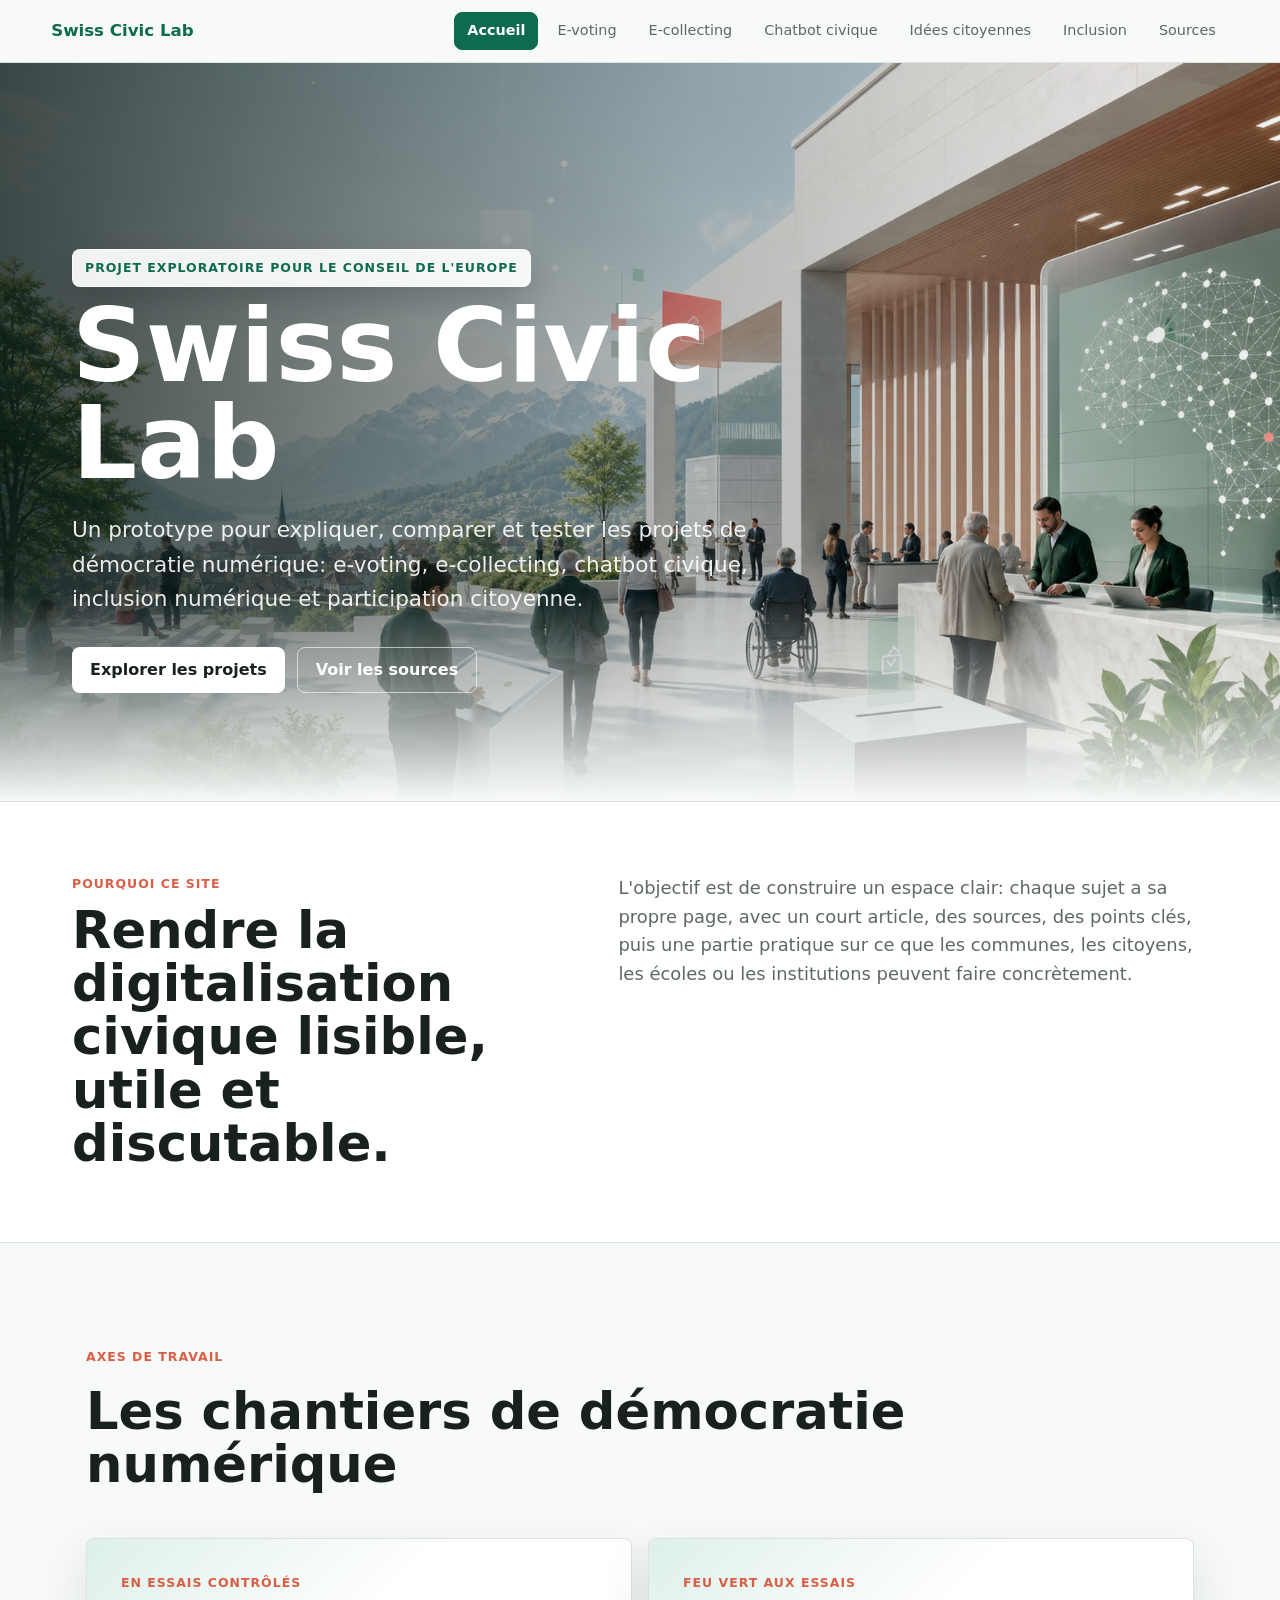
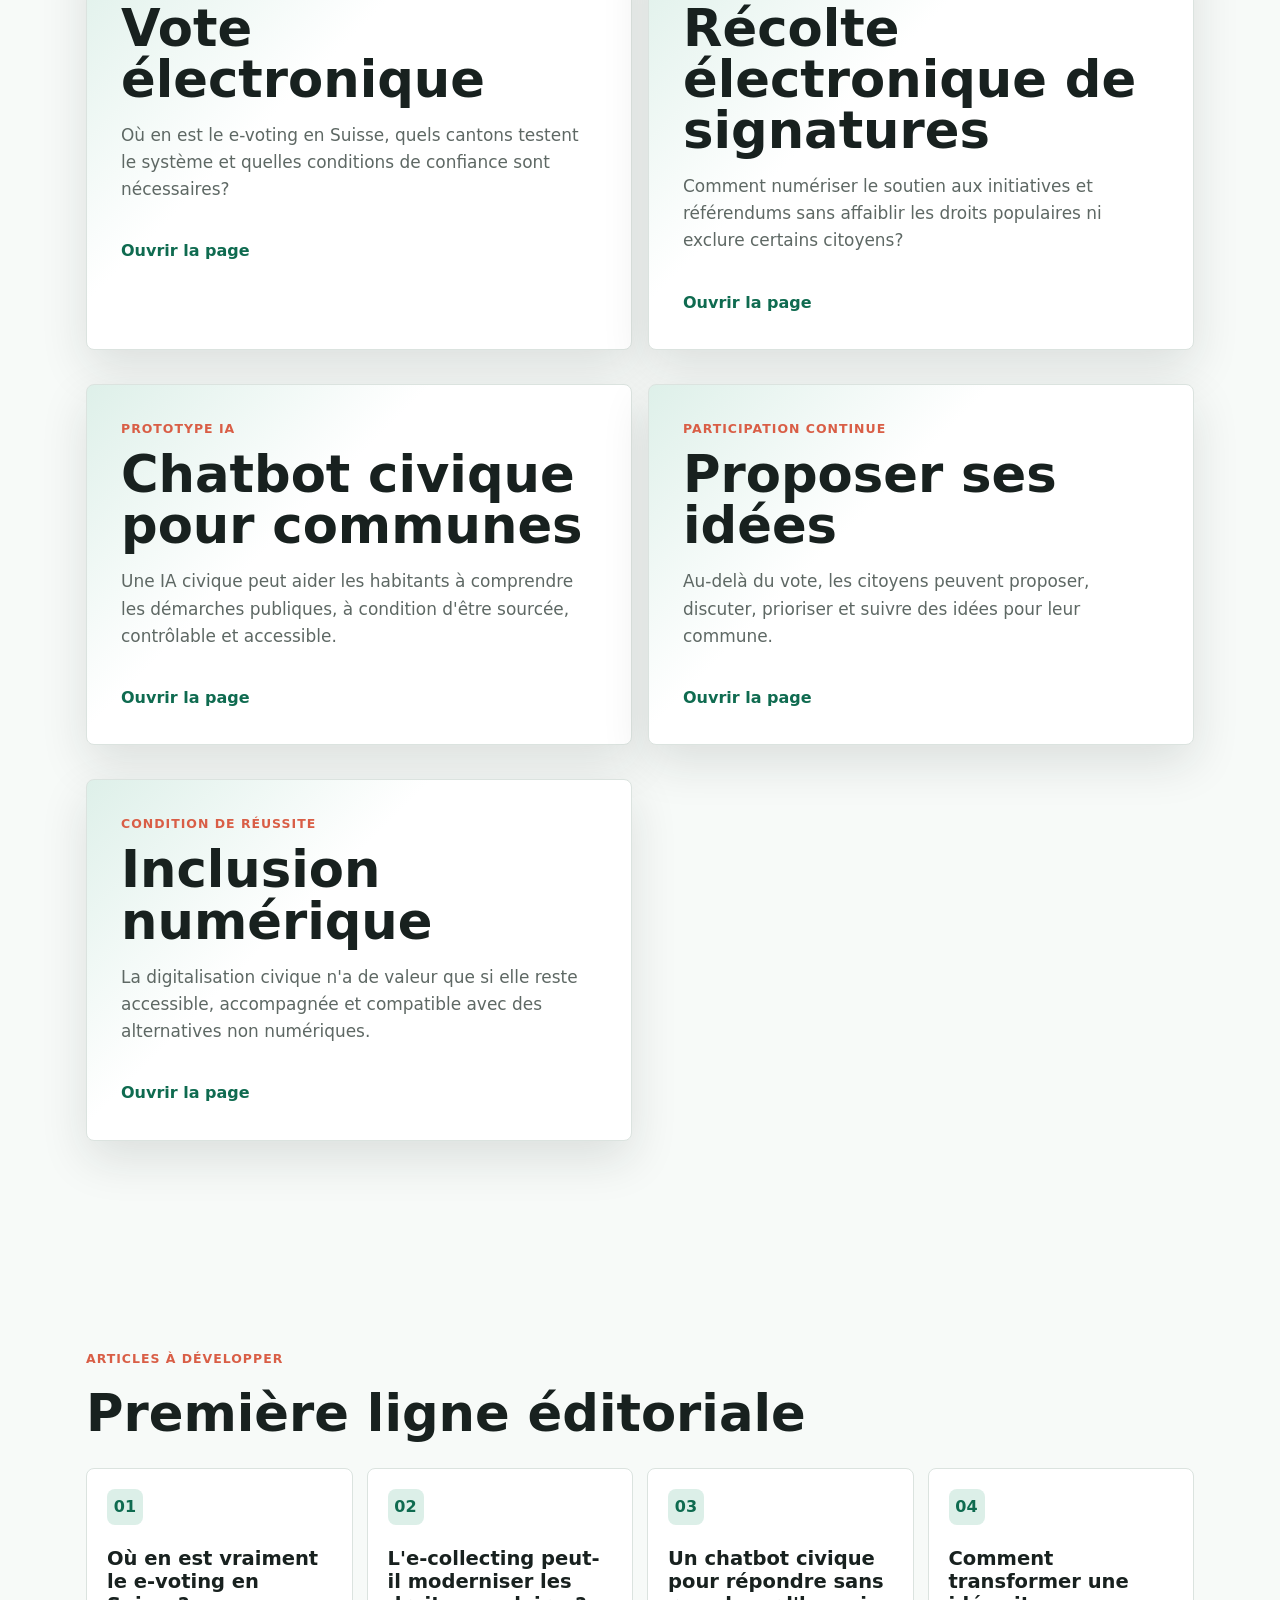
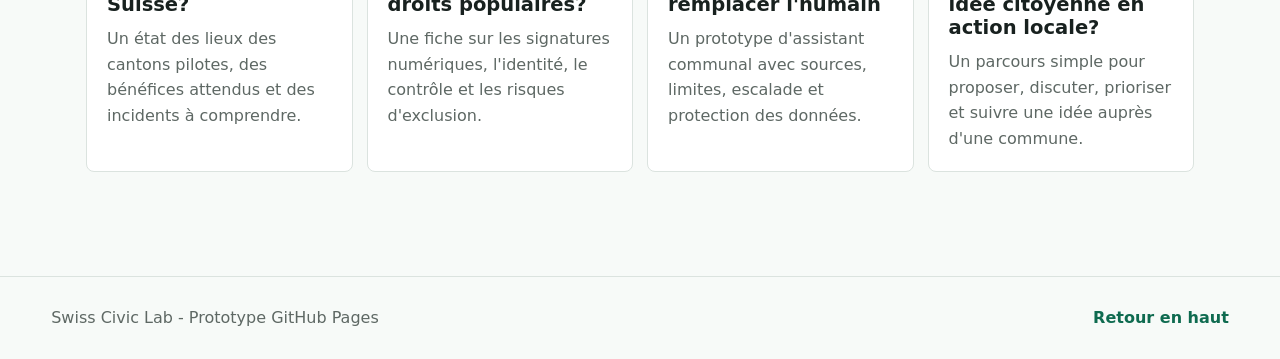
<file: index.html>
<!doctype html>
<html lang="fr">
  <head>
    <meta charset="utf-8" />
    <meta name="viewport" content="width=device-width, initial-scale=1" />
    <meta
      name="description"
      content="Swiss Civic Lab explore la démocratie numérique en Suisse: vote électronique, e-collecting, IA civique, inclusion numérique et participation citoyenne."
    />
    <title>Swiss Civic Lab</title>
    <link rel="preload" href="assets/hero-civic-tech.png" as="image" />
    <link rel="stylesheet" href="styles.css" />
  </head>
  <body>
    <header class="site-header">
      <a class="brand" href="index.html" aria-label="Swiss Civic Lab accueil">
        <span>Swiss Civic Lab</span>
      </a>
      <nav class="top-nav" aria-label="Navigation principale">
        <a class="nav-tab is-active" href="index.html">Accueil</a>
        <a class="nav-tab" href="evoting.html">E-voting</a>
        <a class="nav-tab" href="ecollecting.html">E-collecting</a>
        <a class="nav-tab" href="chatbot.html">Chatbot civique</a>
        <a class="nav-tab" href="participation.html">Idées citoyennes</a>
        <a class="nav-tab" href="inclusion.html">Inclusion</a>
        <a class="nav-tab" href="sources.html">Sources</a>
      </nav>
    </header>

    <main id="top">
      <section class="hero" aria-labelledby="hero-title">
        <div class="hero-media" role="img" aria-label="Illustration de démocratie numérique suisse"></div>
        <div class="hero-content">
          <p class="kicker hero-kicker">Projet exploratoire pour le Conseil de l'Europe</p>
          <h1 id="hero-title">Swiss Civic Lab</h1>
          <p class="hero-lede">
            Un prototype pour expliquer, comparer et tester les projets de démocratie numérique:
            e-voting, e-collecting, chatbot civique, inclusion numérique et participation citoyenne.
          </p>
          <div class="hero-actions" aria-label="Actions principales">
            <a class="button primary" href="#axes">Explorer les projets</a>
            <a class="button secondary" href="sources.html">Voir les sources</a>
          </div>
        </div>
      </section>

      <section class="intro band">
        <div class="intro-grid">
          <div>
            <p class="eyebrow">Pourquoi ce site</p>
            <h2>Rendre la digitalisation civique lisible, utile et discutable.</h2>
          </div>
          <p>
            L'objectif est de construire un espace clair: chaque sujet a sa propre page, avec un
            court article, des sources, des points clés, puis une partie pratique sur ce que les
            communes, les citoyens, les écoles ou les institutions peuvent faire concrètement.
          </p>
        </div>
      </section>

      <section id="axes" class="section">
        <div class="section-heading">
          <p class="eyebrow">Axes de travail</p>
          <h2>Les chantiers de démocratie numérique</h2>
        </div>

        <div class="project-grid">
          <a class="project-panel project-link" href="evoting.html">
            <p class="status">En essais contrôlés</p>
            <h3>Vote électronique</h3>
            <p>
              Où en est le e-voting en Suisse, quels cantons testent le système et quelles conditions
              de confiance sont nécessaires?
            </p>
            <span class="read-more">Ouvrir la page</span>
          </a>

          <a class="project-panel project-link" href="ecollecting.html">
            <p class="status">Feu vert aux essais</p>
            <h3>Récolte électronique de signatures</h3>
            <p>
              Comment numériser le soutien aux initiatives et référendums sans affaiblir les droits
              populaires ni exclure certains citoyens?
            </p>
            <span class="read-more">Ouvrir la page</span>
          </a>

          <a class="project-panel project-link" href="chatbot.html">
            <p class="status">Prototype IA</p>
            <h3>Chatbot civique pour communes</h3>
            <p>
              Une IA civique peut aider les habitants à comprendre les démarches publiques, à condition
              d'être sourcée, contrôlable et accessible.
            </p>
            <span class="read-more">Ouvrir la page</span>
          </a>

          <a class="project-panel project-link" href="participation.html">
            <p class="status">Participation continue</p>
            <h3>Proposer ses idées</h3>
            <p>
              Au-delà du vote, les citoyens peuvent proposer, discuter, prioriser et suivre des idées
              pour leur commune.
            </p>
            <span class="read-more">Ouvrir la page</span>
          </a>

          <a class="project-panel project-link" href="inclusion.html">
            <p class="status">Condition de réussite</p>
            <h3>Inclusion numérique</h3>
            <p>
              La digitalisation civique n'a de valeur que si elle reste accessible, accompagnée et
              compatible avec des alternatives non numériques.
            </p>
            <span class="read-more">Ouvrir la page</span>
          </a>
        </div>
      </section>

      <section class="section articles">
        <div class="section-heading">
          <p class="eyebrow">Articles à développer</p>
          <h2>Première ligne éditoriale</h2>
        </div>
        <div class="article-grid">
          <article class="article-card">
            <span>01</span>
            <h3>Où en est vraiment le e-voting en Suisse?</h3>
            <p>Un état des lieux des cantons pilotes, des bénéfices attendus et des incidents à comprendre.</p>
          </article>
          <article class="article-card">
            <span>02</span>
            <h3>L'e-collecting peut-il moderniser les droits populaires?</h3>
            <p>Une fiche sur les signatures numériques, l'identité, le contrôle et les risques d'exclusion.</p>
          </article>
          <article class="article-card">
            <span>03</span>
            <h3>Un chatbot civique pour répondre sans remplacer l'humain</h3>
            <p>Un prototype d'assistant communal avec sources, limites, escalade et protection des données.</p>
          </article>
          <article class="article-card">
            <span>04</span>
            <h3>Comment transformer une idée citoyenne en action locale?</h3>
            <p>Un parcours simple pour proposer, discuter, prioriser et suivre une idée auprès d'une commune.</p>
          </article>
        </div>
      </section>
    </main>

    <footer class="site-footer">
      <p>Swiss Civic Lab - Prototype GitHub Pages</p>
      <a href="#top">Retour en haut</a>
    </footer>
  </body>
</html>
</file>
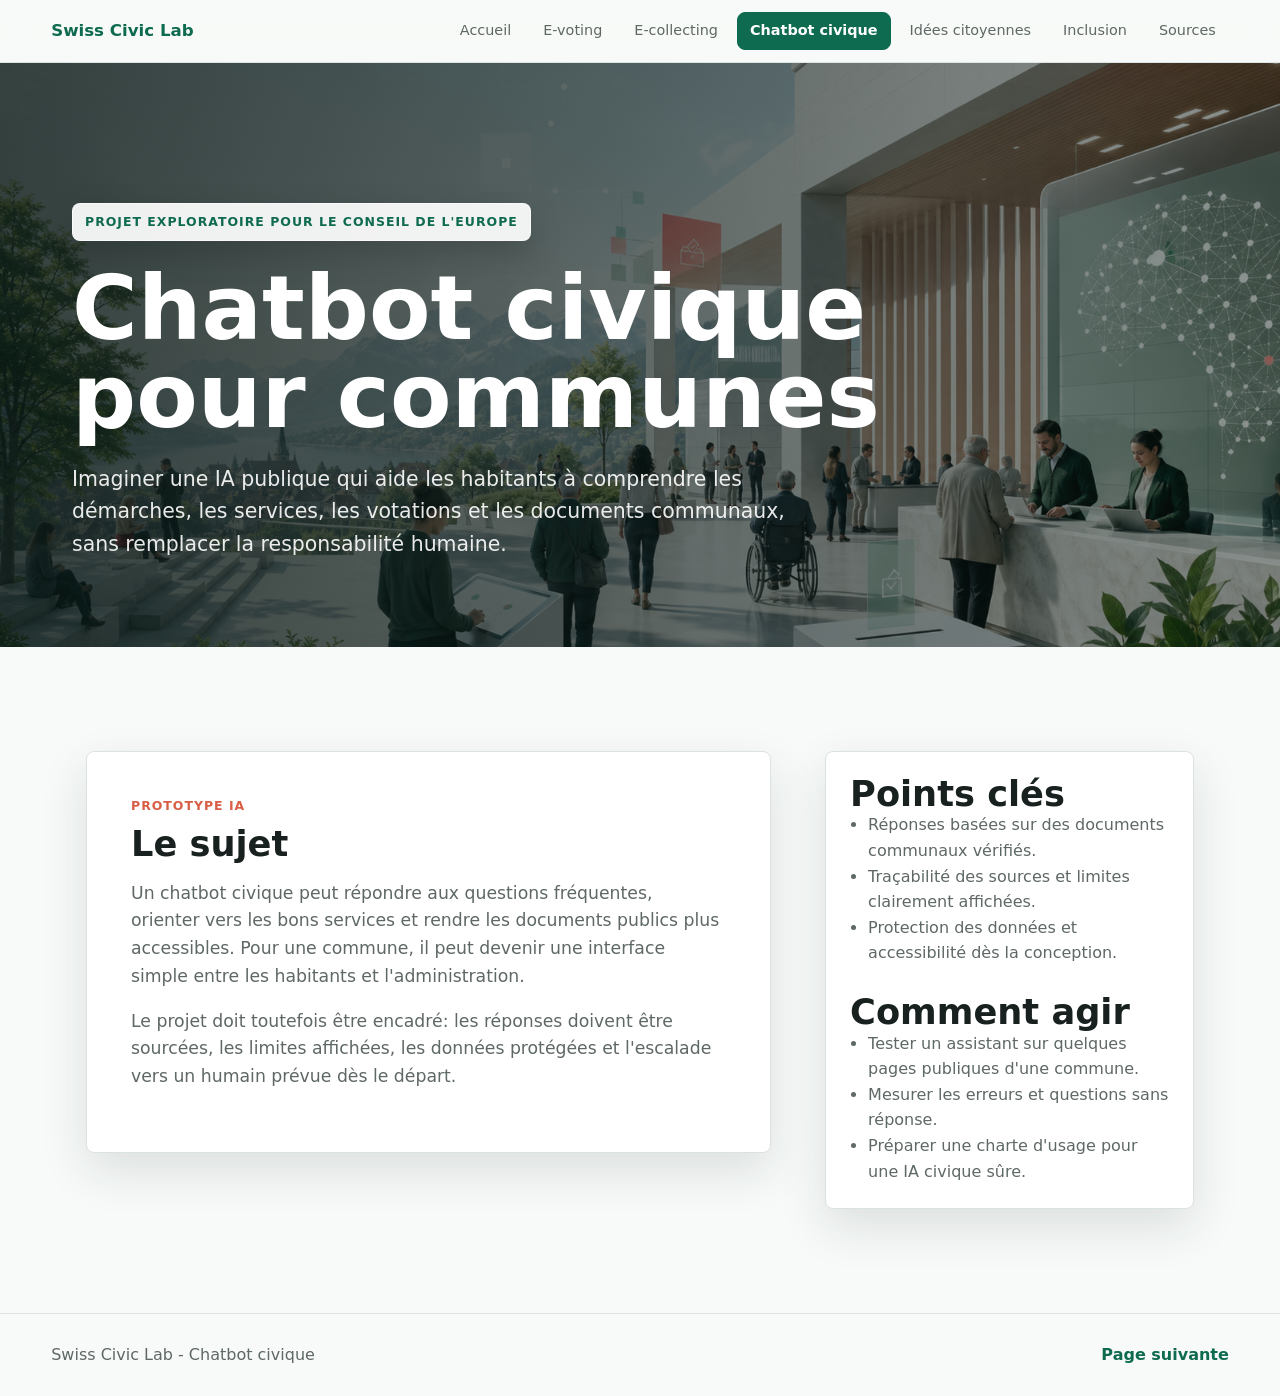
<file: chatbot.html>
<!doctype html>
<html lang="fr">
  <head>
    <meta charset="utf-8" />
    <meta name="viewport" content="width=device-width, initial-scale=1" />
    <title>Chatbot civique - Swiss Civic Lab</title>
    <link rel="stylesheet" href="styles.css" />
  </head>
  <body>
    <header class="site-header">
      <a class="brand" href="index.html">Swiss Civic Lab</a>
      <nav class="top-nav" aria-label="Navigation principale">
        <a class="nav-tab" href="index.html">Accueil</a>
        <a class="nav-tab" href="evoting.html">E-voting</a>
        <a class="nav-tab" href="ecollecting.html">E-collecting</a>
        <a class="nav-tab is-active" href="chatbot.html">Chatbot civique</a>
        <a class="nav-tab" href="participation.html">Idées citoyennes</a>
        <a class="nav-tab" href="inclusion.html">Inclusion</a>
        <a class="nav-tab" href="sources.html">Sources</a>
      </nav>
    </header>

    <main>
      <section class="page-hero">
        <p class="kicker hero-kicker">Projet exploratoire pour le Conseil de l'Europe</p>
        <h1>Chatbot civique pour communes</h1>
        <p>
          Imaginer une IA publique qui aide les habitants à comprendre les démarches, les services,
          les votations et les documents communaux, sans remplacer la responsabilité humaine.
        </p>
      </section>

      <section class="section detail-layout">
        <article class="detail-main">
          <p class="status">Prototype IA</p>
          <h2>Le sujet</h2>
          <p>
            Un chatbot civique peut répondre aux questions fréquentes, orienter vers les bons services
            et rendre les documents publics plus accessibles. Pour une commune, il peut devenir une
            interface simple entre les habitants et l'administration.
          </p>
          <p>
            Le projet doit toutefois être encadré: les réponses doivent être sourcées, les limites
            affichées, les données protégées et l'escalade vers un humain prévue dès le départ.
          </p>
        </article>

        <aside class="detail-side">
          <h2>Points clés</h2>
          <ul>
            <li>Réponses basées sur des documents communaux vérifiés.</li>
            <li>Traçabilité des sources et limites clairement affichées.</li>
            <li>Protection des données et accessibilité dès la conception.</li>
          </ul>
          <h2>Comment agir</h2>
          <ul>
            <li>Tester un assistant sur quelques pages publiques d'une commune.</li>
            <li>Mesurer les erreurs et questions sans réponse.</li>
            <li>Préparer une charte d'usage pour une IA civique sûre.</li>
          </ul>
        </aside>
      </section>
    </main>

    <footer class="site-footer">
      <p>Swiss Civic Lab - Chatbot civique</p>
      <a href="participation.html">Page suivante</a>
    </footer>
  </body>
</html>
</file>
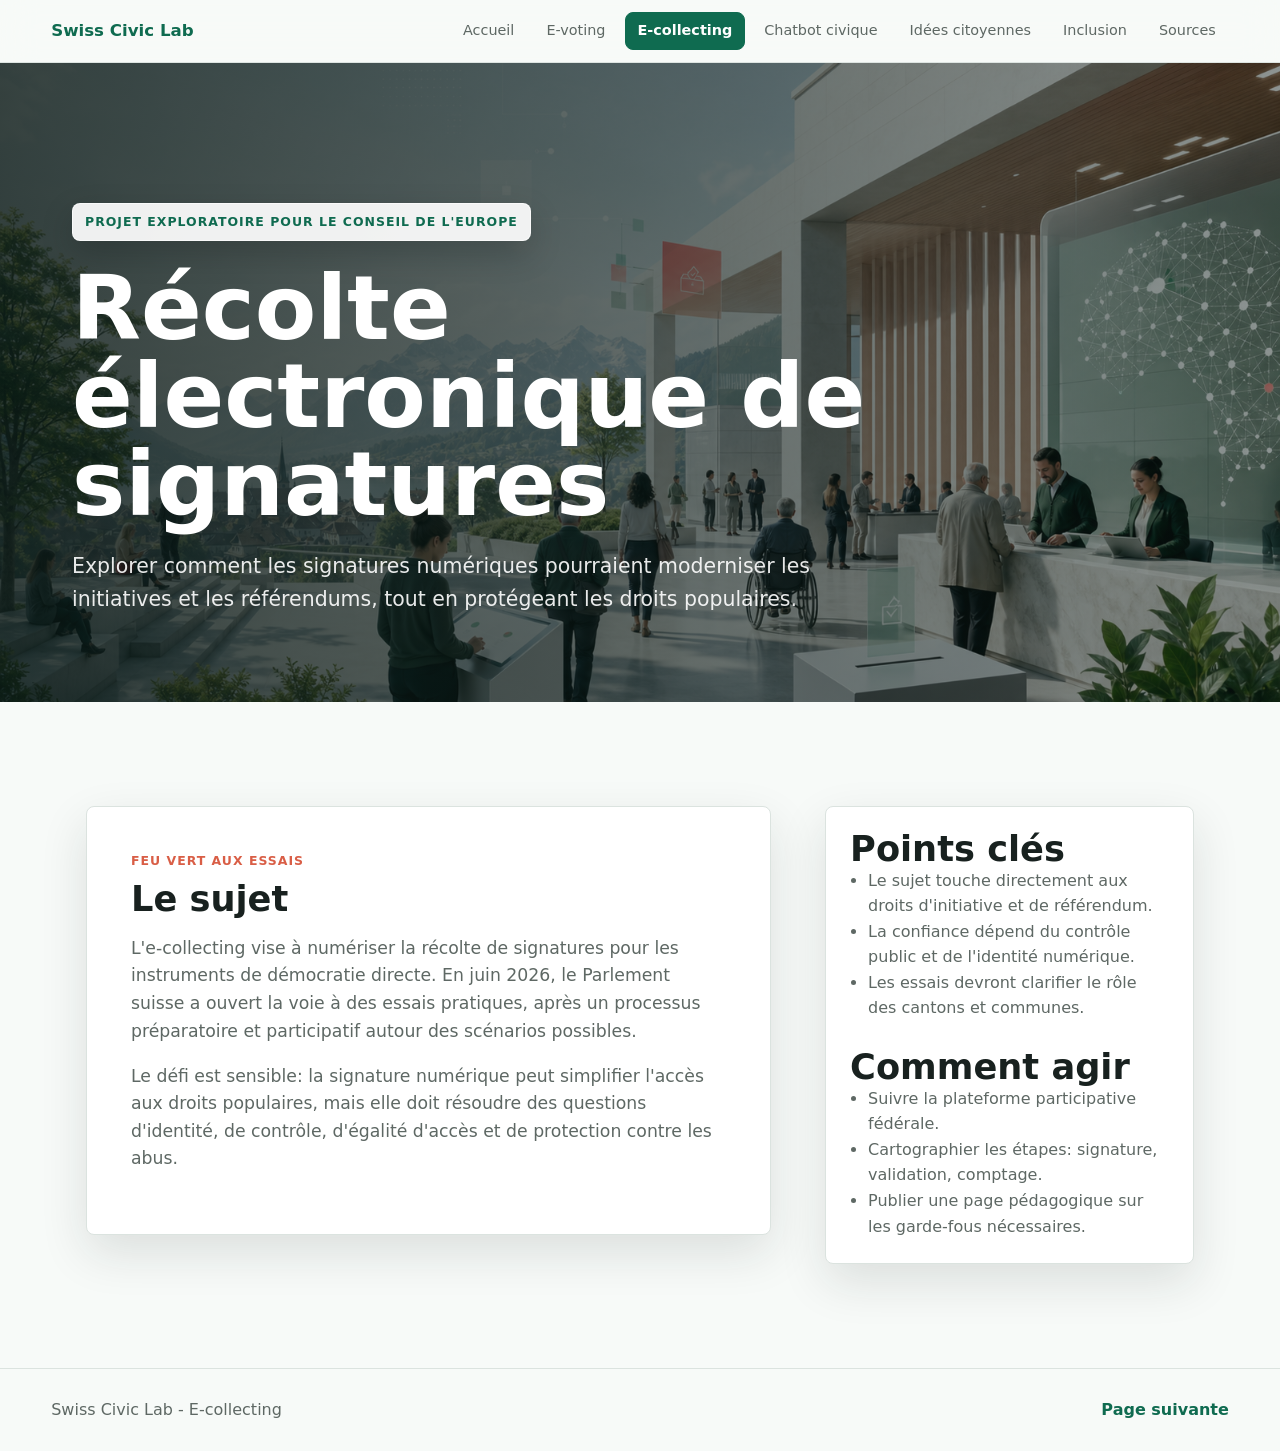
<file: ecollecting.html>
<!doctype html>
<html lang="fr">
  <head>
    <meta charset="utf-8" />
    <meta name="viewport" content="width=device-width, initial-scale=1" />
    <title>E-collecting - Swiss Civic Lab</title>
    <link rel="stylesheet" href="styles.css" />
  </head>
  <body>
    <header class="site-header">
      <a class="brand" href="index.html">Swiss Civic Lab</a>
      <nav class="top-nav" aria-label="Navigation principale">
        <a class="nav-tab" href="index.html">Accueil</a>
        <a class="nav-tab" href="evoting.html">E-voting</a>
        <a class="nav-tab is-active" href="ecollecting.html">E-collecting</a>
        <a class="nav-tab" href="chatbot.html">Chatbot civique</a>
        <a class="nav-tab" href="participation.html">Idées citoyennes</a>
        <a class="nav-tab" href="inclusion.html">Inclusion</a>
        <a class="nav-tab" href="sources.html">Sources</a>
      </nav>
    </header>

    <main>
      <section class="page-hero">
        <p class="kicker hero-kicker">Projet exploratoire pour le Conseil de l'Europe</p>
        <h1>Récolte électronique de signatures</h1>
        <p>
          Explorer comment les signatures numériques pourraient moderniser les initiatives et les
          référendums, tout en protégeant les droits populaires.
        </p>
      </section>

      <section class="section detail-layout">
        <article class="detail-main">
          <p class="status">Feu vert aux essais</p>
          <h2>Le sujet</h2>
          <p>
            L'e-collecting vise à numériser la récolte de signatures pour les instruments de démocratie
            directe. En juin 2026, le Parlement suisse a ouvert la voie à des essais pratiques, après
            un processus préparatoire et participatif autour des scénarios possibles.
          </p>
          <p>
            Le défi est sensible: la signature numérique peut simplifier l'accès aux droits populaires,
            mais elle doit résoudre des questions d'identité, de contrôle, d'égalité d'accès et de
            protection contre les abus.
          </p>
        </article>

        <aside class="detail-side">
          <h2>Points clés</h2>
          <ul>
            <li>Le sujet touche directement aux droits d'initiative et de référendum.</li>
            <li>La confiance dépend du contrôle public et de l'identité numérique.</li>
            <li>Les essais devront clarifier le rôle des cantons et communes.</li>
          </ul>
          <h2>Comment agir</h2>
          <ul>
            <li>Suivre la plateforme participative fédérale.</li>
            <li>Cartographier les étapes: signature, validation, comptage.</li>
            <li>Publier une page pédagogique sur les garde-fous nécessaires.</li>
          </ul>
        </aside>
      </section>
    </main>

    <footer class="site-footer">
      <p>Swiss Civic Lab - E-collecting</p>
      <a href="chatbot.html">Page suivante</a>
    </footer>
  </body>
</html>
</file>
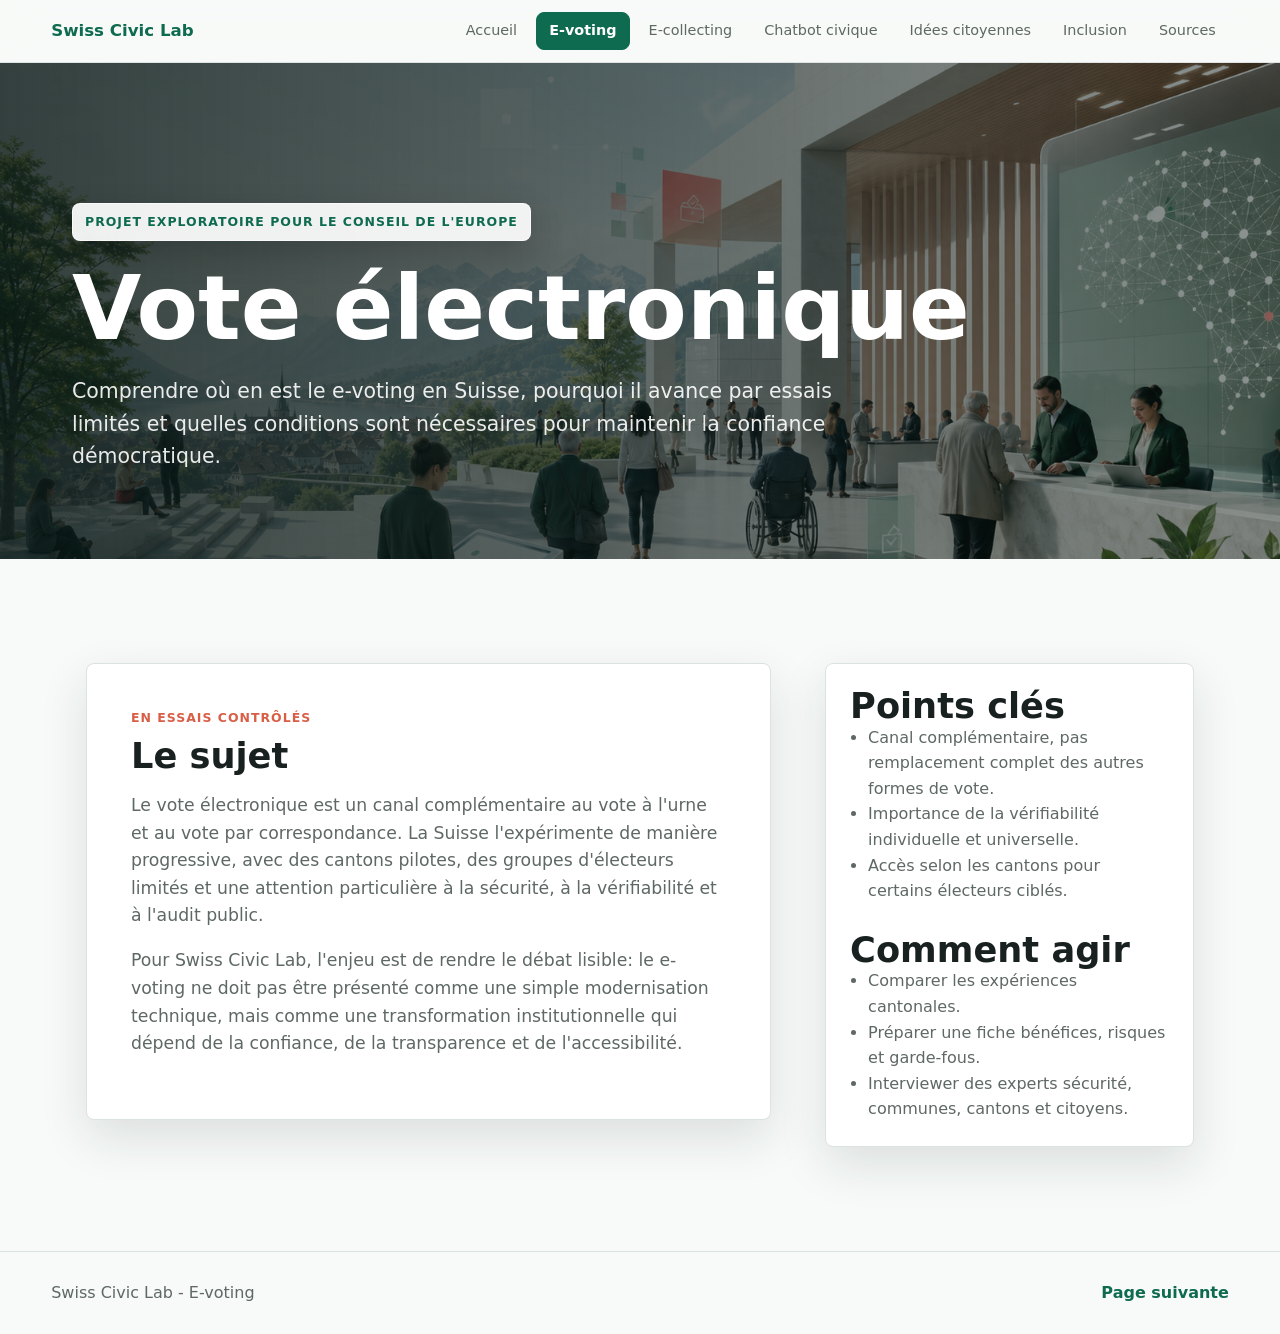
<file: evoting.html>
<!doctype html>
<html lang="fr">
  <head>
    <meta charset="utf-8" />
    <meta name="viewport" content="width=device-width, initial-scale=1" />
    <title>E-voting - Swiss Civic Lab</title>
    <link rel="stylesheet" href="styles.css" />
  </head>
  <body>
    <header class="site-header">
      <a class="brand" href="index.html">Swiss Civic Lab</a>
      <nav class="top-nav" aria-label="Navigation principale">
        <a class="nav-tab" href="index.html">Accueil</a>
        <a class="nav-tab is-active" href="evoting.html">E-voting</a>
        <a class="nav-tab" href="ecollecting.html">E-collecting</a>
        <a class="nav-tab" href="chatbot.html">Chatbot civique</a>
        <a class="nav-tab" href="participation.html">Idées citoyennes</a>
        <a class="nav-tab" href="inclusion.html">Inclusion</a>
        <a class="nav-tab" href="sources.html">Sources</a>
      </nav>
    </header>

    <main>
      <section class="page-hero">
        <p class="kicker hero-kicker">Projet exploratoire pour le Conseil de l'Europe</p>
        <h1>Vote électronique</h1>
        <p>
          Comprendre où en est le e-voting en Suisse, pourquoi il avance par essais limités et
          quelles conditions sont nécessaires pour maintenir la confiance démocratique.
        </p>
      </section>

      <section class="section detail-layout">
        <article class="detail-main">
          <p class="status">En essais contrôlés</p>
          <h2>Le sujet</h2>
          <p>
            Le vote électronique est un canal complémentaire au vote à l'urne et au vote par
            correspondance. La Suisse l'expérimente de manière progressive, avec des cantons pilotes,
            des groupes d'électeurs limités et une attention particulière à la sécurité, à la
            vérifiabilité et à l'audit public.
          </p>
          <p>
            Pour Swiss Civic Lab, l'enjeu est de rendre le débat lisible: le e-voting ne doit pas
            être présenté comme une simple modernisation technique, mais comme une transformation
            institutionnelle qui dépend de la confiance, de la transparence et de l'accessibilité.
          </p>
        </article>

        <aside class="detail-side">
          <h2>Points clés</h2>
          <ul>
            <li>Canal complémentaire, pas remplacement complet des autres formes de vote.</li>
            <li>Importance de la vérifiabilité individuelle et universelle.</li>
            <li>Accès selon les cantons pour certains électeurs ciblés.</li>
          </ul>
          <h2>Comment agir</h2>
          <ul>
            <li>Comparer les expériences cantonales.</li>
            <li>Préparer une fiche bénéfices, risques et garde-fous.</li>
            <li>Interviewer des experts sécurité, communes, cantons et citoyens.</li>
          </ul>
        </aside>
      </section>
    </main>

    <footer class="site-footer">
      <p>Swiss Civic Lab - E-voting</p>
      <a href="ecollecting.html">Page suivante</a>
    </footer>
  </body>
</html>
</file>
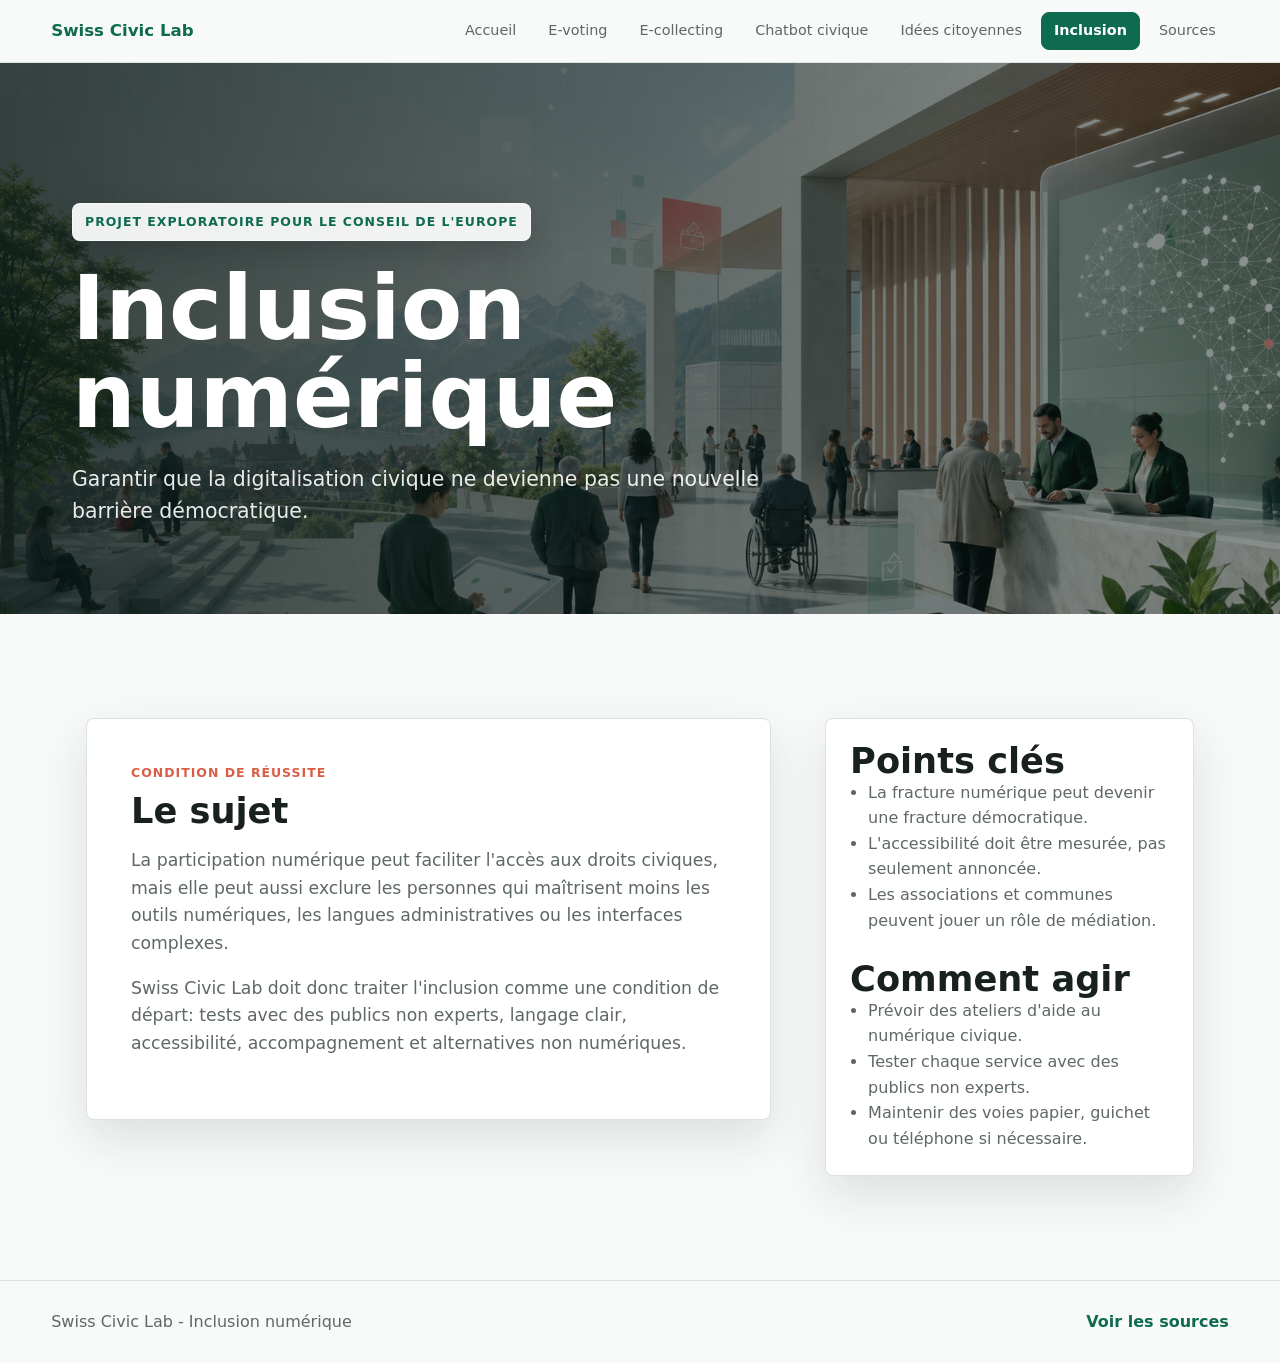
<file: inclusion.html>
<!doctype html>
<html lang="fr">
  <head>
    <meta charset="utf-8" />
    <meta name="viewport" content="width=device-width, initial-scale=1" />
    <title>Inclusion numérique - Swiss Civic Lab</title>
    <link rel="stylesheet" href="styles.css" />
  </head>
  <body>
    <header class="site-header">
      <a class="brand" href="index.html">Swiss Civic Lab</a>
      <nav class="top-nav" aria-label="Navigation principale">
        <a class="nav-tab" href="index.html">Accueil</a>
        <a class="nav-tab" href="evoting.html">E-voting</a>
        <a class="nav-tab" href="ecollecting.html">E-collecting</a>
        <a class="nav-tab" href="chatbot.html">Chatbot civique</a>
        <a class="nav-tab" href="participation.html">Idées citoyennes</a>
        <a class="nav-tab is-active" href="inclusion.html">Inclusion</a>
        <a class="nav-tab" href="sources.html">Sources</a>
      </nav>
    </header>

    <main>
      <section class="page-hero">
        <p class="kicker hero-kicker">Projet exploratoire pour le Conseil de l'Europe</p>
        <h1>Inclusion numérique</h1>
        <p>
          Garantir que la digitalisation civique ne devienne pas une nouvelle barrière démocratique.
        </p>
      </section>

      <section class="section detail-layout">
        <article class="detail-main">
          <p class="status">Condition de réussite</p>
          <h2>Le sujet</h2>
          <p>
            La participation numérique peut faciliter l'accès aux droits civiques, mais elle peut aussi
            exclure les personnes qui maîtrisent moins les outils numériques, les langues administratives
            ou les interfaces complexes.
          </p>
          <p>
            Swiss Civic Lab doit donc traiter l'inclusion comme une condition de départ: tests avec
            des publics non experts, langage clair, accessibilité, accompagnement et alternatives
            non numériques.
          </p>
        </article>

        <aside class="detail-side">
          <h2>Points clés</h2>
          <ul>
            <li>La fracture numérique peut devenir une fracture démocratique.</li>
            <li>L'accessibilité doit être mesurée, pas seulement annoncée.</li>
            <li>Les associations et communes peuvent jouer un rôle de médiation.</li>
          </ul>
          <h2>Comment agir</h2>
          <ul>
            <li>Prévoir des ateliers d'aide au numérique civique.</li>
            <li>Tester chaque service avec des publics non experts.</li>
            <li>Maintenir des voies papier, guichet ou téléphone si nécessaire.</li>
          </ul>
        </aside>
      </section>
    </main>

    <footer class="site-footer">
      <p>Swiss Civic Lab - Inclusion numérique</p>
      <a href="sources.html">Voir les sources</a>
    </footer>
  </body>
</html>
</file>
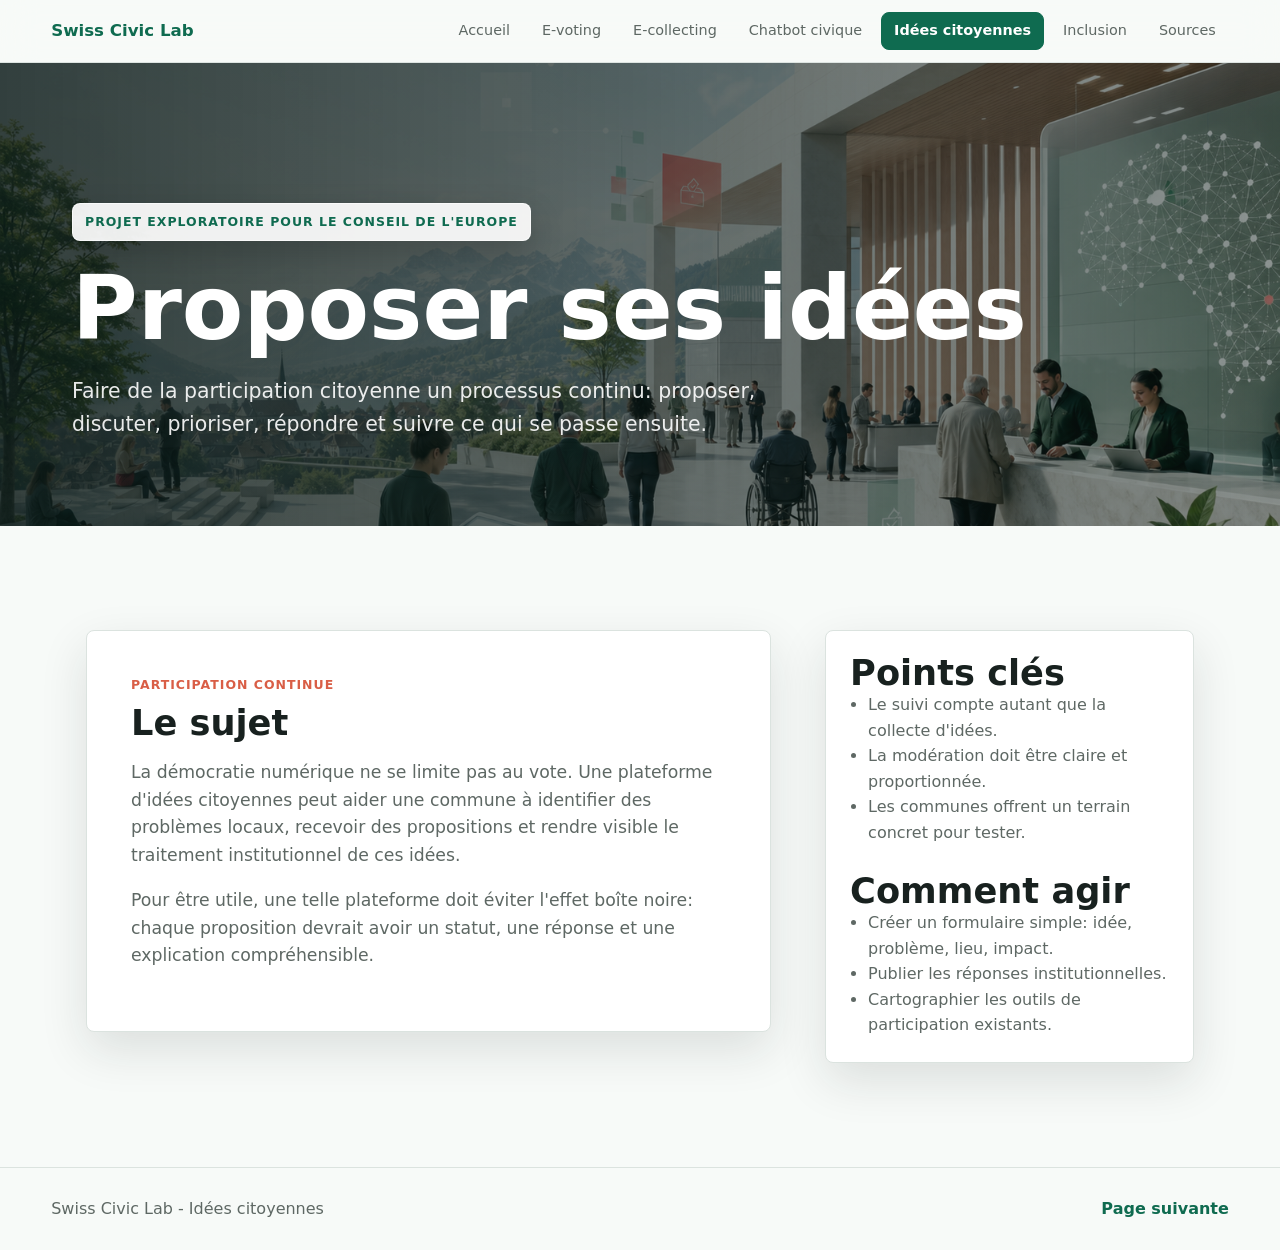
<file: participation.html>
<!doctype html>
<html lang="fr">
  <head>
    <meta charset="utf-8" />
    <meta name="viewport" content="width=device-width, initial-scale=1" />
    <title>Idées citoyennes - Swiss Civic Lab</title>
    <link rel="stylesheet" href="styles.css" />
  </head>
  <body>
    <header class="site-header">
      <a class="brand" href="index.html">Swiss Civic Lab</a>
      <nav class="top-nav" aria-label="Navigation principale">
        <a class="nav-tab" href="index.html">Accueil</a>
        <a class="nav-tab" href="evoting.html">E-voting</a>
        <a class="nav-tab" href="ecollecting.html">E-collecting</a>
        <a class="nav-tab" href="chatbot.html">Chatbot civique</a>
        <a class="nav-tab is-active" href="participation.html">Idées citoyennes</a>
        <a class="nav-tab" href="inclusion.html">Inclusion</a>
        <a class="nav-tab" href="sources.html">Sources</a>
      </nav>
    </header>

    <main>
      <section class="page-hero">
        <p class="kicker hero-kicker">Projet exploratoire pour le Conseil de l'Europe</p>
        <h1>Proposer ses idées</h1>
        <p>
          Faire de la participation citoyenne un processus continu: proposer, discuter, prioriser,
          répondre et suivre ce qui se passe ensuite.
        </p>
      </section>

      <section class="section detail-layout">
        <article class="detail-main">
          <p class="status">Participation continue</p>
          <h2>Le sujet</h2>
          <p>
            La démocratie numérique ne se limite pas au vote. Une plateforme d'idées citoyennes peut
            aider une commune à identifier des problèmes locaux, recevoir des propositions et rendre
            visible le traitement institutionnel de ces idées.
          </p>
          <p>
            Pour être utile, une telle plateforme doit éviter l'effet boîte noire: chaque proposition
            devrait avoir un statut, une réponse et une explication compréhensible.
          </p>
        </article>

        <aside class="detail-side">
          <h2>Points clés</h2>
          <ul>
            <li>Le suivi compte autant que la collecte d'idées.</li>
            <li>La modération doit être claire et proportionnée.</li>
            <li>Les communes offrent un terrain concret pour tester.</li>
          </ul>
          <h2>Comment agir</h2>
          <ul>
            <li>Créer un formulaire simple: idée, problème, lieu, impact.</li>
            <li>Publier les réponses institutionnelles.</li>
            <li>Cartographier les outils de participation existants.</li>
          </ul>
        </aside>
      </section>
    </main>

    <footer class="site-footer">
      <p>Swiss Civic Lab - Idées citoyennes</p>
      <a href="inclusion.html">Page suivante</a>
    </footer>
  </body>
</html>
</file>
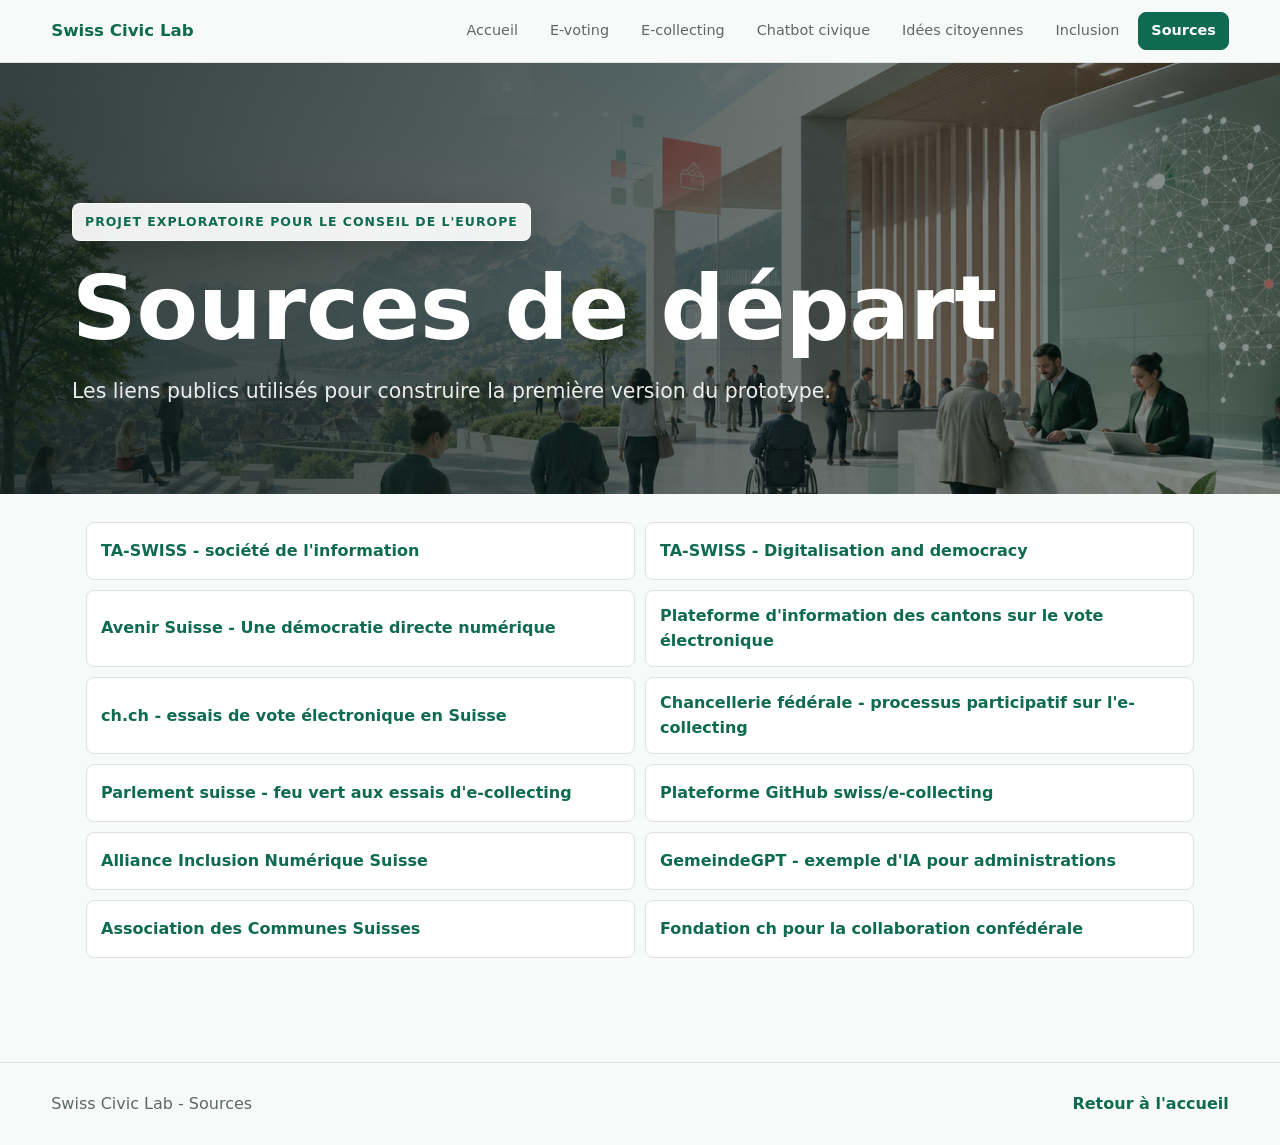
<file: sources.html>
<!doctype html>
<html lang="fr">
  <head>
    <meta charset="utf-8" />
    <meta name="viewport" content="width=device-width, initial-scale=1" />
    <title>Sources - Swiss Civic Lab</title>
    <link rel="stylesheet" href="styles.css" />
  </head>
  <body>
    <header class="site-header">
      <a class="brand" href="index.html">Swiss Civic Lab</a>
      <nav class="top-nav" aria-label="Navigation principale">
        <a class="nav-tab" href="index.html">Accueil</a>
        <a class="nav-tab" href="evoting.html">E-voting</a>
        <a class="nav-tab" href="ecollecting.html">E-collecting</a>
        <a class="nav-tab" href="chatbot.html">Chatbot civique</a>
        <a class="nav-tab" href="participation.html">Idées citoyennes</a>
        <a class="nav-tab" href="inclusion.html">Inclusion</a>
        <a class="nav-tab is-active" href="sources.html">Sources</a>
      </nav>
    </header>

    <main>
      <section class="page-hero">
        <p class="kicker hero-kicker">Projet exploratoire pour le Conseil de l'Europe</p>
        <h1>Sources de départ</h1>
        <p>Les liens publics utilisés pour construire la première version du prototype.</p>
      </section>

      <section class="section sources">
        <div class="source-list">
          <a href="https://www.ta-swiss.ch/fr#societe-de-linformation" target="_blank" rel="noreferrer">
            TA-SWISS - société de l'information
          </a>
          <a href="https://www.ta-swiss.ch/en/digital-democracy" target="_blank" rel="noreferrer">
            TA-SWISS - Digitalisation and democracy
          </a>
          <a href="https://www.avenir-suisse.ch/fr/publication/une-democratie-directe-numerique/" target="_blank" rel="noreferrer">
            Avenir Suisse - Une démocratie directe numérique
          </a>
          <a href="https://www.evoting-info.ch/fr/" target="_blank" rel="noreferrer">
            Plateforme d'information des cantons sur le vote électronique
          </a>
          <a href="https://www.ch.ch/fr/votations-et-elections/vote-electronique/" target="_blank" rel="noreferrer">
            ch.ch - essais de vote électronique en Suisse
          </a>
          <a href="https://www.sbfi.admin.ch/fr/newnsb/vyDaBVhgfb0tWsJy7M6SP" target="_blank" rel="noreferrer">
            Chancellerie fédérale - processus participatif sur l'e-collecting
          </a>
          <a href="https://www.parlament.ch/fr/services/news/Pages/2026/20260615162053447194158159026_bsf122.aspx" target="_blank" rel="noreferrer">
            Parlement suisse - feu vert aux essais d'e-collecting
          </a>
          <a href="https://github.com/swiss/e-collecting" target="_blank" rel="noreferrer">
            Plateforme GitHub swiss/e-collecting
          </a>
          <a href="https://www.adis.ch/fr/alliance-inclusion-numerique-suisse-1.html" target="_blank" rel="noreferrer">
            Alliance Inclusion Numérique Suisse
          </a>
          <a href="https://www.swisssmartmedia.com/produkte/gemeindegpt-die-sichere-ki-losung-fur-ihre-verwaltung/" target="_blank" rel="noreferrer">
            GemeindeGPT - exemple d'IA pour administrations
          </a>
          <a href="https://www.chgemeinden.ch/fr/" target="_blank" rel="noreferrer">
            Association des Communes Suisses
          </a>
          <a href="https://chstiftung.ch/fr/" target="_blank" rel="noreferrer">
            Fondation ch pour la collaboration confédérale
          </a>
        </div>
      </section>
    </main>

    <footer class="site-footer">
      <p>Swiss Civic Lab - Sources</p>
      <a href="index.html">Retour à l'accueil</a>
    </footer>
  </body>
</html>
</file>
<file: styles.css>
:root {
  --bg: #f7faf8;
  --paper: #ffffff;
  --ink: #18211f;
  --muted: #5e6864;
  --green: #0f6b50;
  --green-soft: #dcefe8;
  --coral: #d95e46;
  --blue: #315c8f;
  --gold: #d8a83d;
  --line: #dbe3df;
  --shadow: 0 18px 48px rgba(24, 33, 31, 0.12);
}

* {
  box-sizing: border-box;
}

html {
  scroll-behavior: smooth;
}

body {
  margin: 0;
  background: var(--bg);
  color: var(--ink);
  font-family:
    Inter, ui-sans-serif, system-ui, -apple-system, BlinkMacSystemFont, "Segoe UI", sans-serif;
  line-height: 1.6;
}

a {
  color: inherit;
}

.site-header {
  position: sticky;
  top: 0;
  z-index: 10;
  display: flex;
  align-items: center;
  justify-content: space-between;
  gap: 18px;
  padding: 12px clamp(18px, 4vw, 56px);
  background: rgba(247, 250, 248, 0.88);
  border-bottom: 1px solid rgba(219, 227, 223, 0.9);
  backdrop-filter: blur(18px);
}

.brand {
  display: inline-flex;
  align-items: center;
  gap: 10px;
  flex: 0 0 auto;
  color: var(--green);
  font-size: 1.04rem;
  font-weight: 900;
  text-decoration: none;
}

.top-nav {
  display: flex;
  justify-content: flex-end;
  gap: 6px;
  overflow-x: auto;
  color: var(--muted);
  font-size: 0.9rem;
}

.top-nav a {
  display: inline-flex;
  min-height: 38px;
  align-items: center;
  border: 1px solid transparent;
  border-radius: 8px;
  padding: 0 12px;
  text-decoration: none;
  white-space: nowrap;
}

.top-nav a:hover {
  color: var(--green);
}

.top-nav a.is-active {
  border-color: var(--green);
  background: var(--green);
  color: #fff;
  font-weight: 800;
}

.hero {
  position: relative;
  min-height: 82vh;
  display: grid;
  align-items: end;
  overflow: hidden;
  isolation: isolate;
}

.hero-media {
  position: absolute;
  inset: 0;
  z-index: -2;
  background:
    linear-gradient(90deg, rgba(10, 25, 22, 0.78), rgba(10, 25, 22, 0.28) 54%, rgba(10, 25, 22, 0.04)),
    url("assets/hero-civic-tech.png") center / cover no-repeat;
}

.hero::after {
  content: "";
  position: absolute;
  inset: auto 0 0;
  z-index: -1;
  height: 28%;
  background: linear-gradient(0deg, var(--bg), rgba(247, 250, 248, 0));
}

.hero-content {
  width: min(850px, 100%);
  padding: 18vh clamp(18px, 6vw, 72px) 12vh;
  color: #fff;
}

.kicker,
.eyebrow,
.status {
  margin: 0 0 10px;
  color: var(--coral);
  font-size: 0.78rem;
  font-weight: 800;
  letter-spacing: 0.08em;
  text-transform: uppercase;
}

.hero-kicker {
  display: inline-flex;
  max-width: 100%;
  align-items: center;
  border: 1px solid rgba(255, 255, 255, 0.65);
  border-radius: 8px;
  padding: 8px 12px;
  background: rgba(255, 255, 255, 0.92);
  color: var(--green);
  box-shadow: 0 12px 32px rgba(0, 0, 0, 0.18);
}

.hero h1 {
  margin: 0;
  max-width: 760px;
  font-size: clamp(3.2rem, 8vw, 7rem);
  line-height: 0.95;
  letter-spacing: 0;
}

.hero-lede {
  max-width: 680px;
  margin: 22px 0 0;
  color: rgba(255, 255, 255, 0.9);
  font-size: clamp(1.08rem, 2vw, 1.35rem);
}

.hero-actions {
  display: flex;
  flex-wrap: wrap;
  gap: 12px;
  margin-top: 30px;
}

.button {
  display: inline-flex;
  min-height: 46px;
  align-items: center;
  justify-content: center;
  border-radius: 8px;
  padding: 0 18px;
  font-weight: 800;
  text-decoration: none;
}

.button.primary {
  background: #fff;
  color: var(--ink);
}

.button.secondary {
  border: 1px solid rgba(255, 255, 255, 0.6);
  color: #fff;
}

.band {
  border-block: 1px solid var(--line);
  background: var(--paper);
}

.intro {
  padding: clamp(34px, 7vw, 72px) clamp(18px, 6vw, 72px);
}

.intro-grid {
  display: grid;
  grid-template-columns: minmax(0, 0.9fr) minmax(0, 1.1fr);
  gap: clamp(24px, 5vw, 72px);
  max-width: 1180px;
  margin: 0 auto;
}

h2,
h3,
h4,
p {
  overflow-wrap: anywhere;
}

h2 {
  margin: 0;
  font-size: clamp(2rem, 4vw, 3.6rem);
  line-height: 1.04;
  letter-spacing: 0;
}

.intro-grid p:last-child {
  margin: 0;
  color: var(--muted);
  font-size: 1.12rem;
}

.section {
  max-width: 1180px;
  margin: 0 auto;
  padding: clamp(56px, 9vw, 104px) clamp(18px, 4vw, 36px);
}

.section-heading {
  display: grid;
  gap: 8px;
  margin-bottom: 28px;
}

.project-grid {
  display: grid;
  grid-template-columns: repeat(2, minmax(0, 1fr));
  gap: 16px;
}

.project-link {
  display: block;
  min-height: 250px;
  padding: clamp(22px, 4vw, 34px);
  color: inherit;
  text-decoration: none;
  transition:
    transform 160ms ease,
    border-color 160ms ease;
}

.project-link:hover {
  border-color: var(--green);
  transform: translateY(-2px);
}

.project-link .read-more {
  display: inline-flex;
  margin-top: 18px;
  color: var(--green);
  font-weight: 900;
}

.tabs {
  display: flex;
  gap: 8px;
  overflow-x: auto;
  padding-bottom: 10px;
}

.tab {
  min-height: 42px;
  border: 1px solid var(--line);
  border-radius: 8px;
  padding: 0 14px;
  background: var(--paper);
  color: var(--muted);
  font: inherit;
  font-weight: 750;
  white-space: nowrap;
  cursor: pointer;
}

.tab.is-active {
  border-color: var(--green);
  background: var(--green);
  color: #fff;
}

.project-panel {
  margin-top: 18px;
  border: 1px solid var(--line);
  border-radius: 8px;
  background:
    linear-gradient(135deg, rgba(220, 239, 232, 0.95), rgba(255, 255, 255, 0.95) 38%),
    var(--paper);
  box-shadow: var(--shadow);
}

.project-panel article {
  padding: clamp(22px, 5vw, 42px);
}

.project-panel h3 {
  margin: 0;
  font-size: clamp(1.9rem, 4vw, 3.4rem);
  line-height: 1;
}

.project-panel p:not(.status) {
  max-width: 900px;
  color: var(--muted);
  font-size: 1.06rem;
}

.page-hero {
  position: relative;
  overflow: hidden;
  padding: clamp(78px, 14vw, 140px) clamp(18px, 6vw, 72px) clamp(52px, 8vw, 86px);
  background:
    linear-gradient(90deg, rgba(10, 25, 22, 0.82), rgba(10, 25, 22, 0.46)),
    url("assets/hero-civic-tech.png") center / cover no-repeat;
  color: #fff;
}

.page-hero h1 {
  max-width: 980px;
  margin: 14px 0 0;
  font-size: clamp(3rem, 7vw, 6rem);
  line-height: 0.98;
  letter-spacing: 0;
}

.page-hero p:not(.kicker) {
  max-width: 760px;
  margin: 22px 0 0;
  color: rgba(255, 255, 255, 0.9);
  font-size: clamp(1.08rem, 2vw, 1.28rem);
}

.detail-layout {
  display: grid;
  grid-template-columns: minmax(0, 1.3fr) minmax(300px, 0.7fr);
  gap: clamp(22px, 5vw, 54px);
  align-items: start;
}

.detail-main,
.detail-side {
  border: 1px solid var(--line);
  border-radius: 8px;
  background: var(--paper);
  box-shadow: var(--shadow);
}

.detail-main {
  padding: clamp(24px, 5vw, 44px);
}

.detail-main h2,
.detail-side h2 {
  font-size: clamp(1.5rem, 3vw, 2.2rem);
}

.detail-main p:not(.status) {
  color: var(--muted);
  font-size: 1.08rem;
}

.detail-side {
  padding: 24px;
}

.detail-side h2:not(:first-child) {
  margin-top: 28px;
}

.panel-columns {
  display: grid;
  grid-template-columns: repeat(2, minmax(0, 1fr));
  gap: 22px;
  margin-top: 26px;
}

.panel-columns > div {
  border-left: 4px solid var(--gold);
  padding-left: 18px;
}

.panel-columns > div:nth-child(2) {
  border-left-color: var(--blue);
}

h4 {
  margin: 0 0 8px;
  font-size: 1rem;
}

ul {
  margin: 0;
  padding-left: 18px;
  color: var(--muted);
}

.article-grid {
  display: grid;
  grid-template-columns: repeat(4, minmax(0, 1fr));
  gap: 14px;
}

.article-card {
  min-height: 260px;
  border: 1px solid var(--line);
  border-radius: 8px;
  padding: 20px;
  background: var(--paper);
}

.article-card span {
  display: inline-grid;
  width: 36px;
  height: 36px;
  place-items: center;
  border-radius: 8px;
  background: var(--green-soft);
  color: var(--green);
  font-weight: 900;
}

.article-card h3 {
  margin: 22px 0 10px;
  font-size: 1.22rem;
  line-height: 1.18;
}

.article-card p {
  margin: 0;
  color: var(--muted);
}

.sources {
  padding-top: 28px;
}

.source-list {
  display: grid;
  grid-template-columns: repeat(2, minmax(0, 1fr));
  gap: 10px;
}

.source-list a {
  display: flex;
  min-height: 58px;
  align-items: center;
  border: 1px solid var(--line);
  border-radius: 8px;
  padding: 12px 14px;
  background: var(--paper);
  color: var(--green);
  font-weight: 750;
  text-decoration: none;
}

.source-list a:hover {
  border-color: var(--green);
}

.site-footer {
  display: flex;
  align-items: center;
  justify-content: space-between;
  gap: 18px;
  padding: 28px clamp(18px, 4vw, 56px);
  border-top: 1px solid var(--line);
  color: var(--muted);
}

.site-footer p {
  margin: 0;
}

.site-footer a {
  color: var(--green);
  font-weight: 800;
  text-decoration: none;
}

@media (max-width: 840px) {
  .site-header,
  .site-footer {
    align-items: flex-start;
    flex-direction: column;
  }

  .hero {
    min-height: 760px;
  }

  .hero-media {
    background:
      linear-gradient(0deg, rgba(10, 25, 22, 0.76), rgba(10, 25, 22, 0.28)),
      url("assets/hero-civic-tech.png") center / cover no-repeat;
  }

  .intro-grid,
  .panel-columns,
  .source-list,
  .project-grid,
  .detail-layout {
    grid-template-columns: 1fr;
  }

  .article-grid {
    grid-template-columns: repeat(2, minmax(0, 1fr));
  }
}

@media (max-width: 560px) {
  .top-nav {
    width: 100%;
    justify-content: flex-start;
  }

  .hero-content {
    padding-top: 18vh;
  }

  .hero h1 {
    font-size: clamp(3rem, 18vw, 4.8rem);
  }

  .article-grid {
    grid-template-columns: 1fr;
  }
}
</file>
